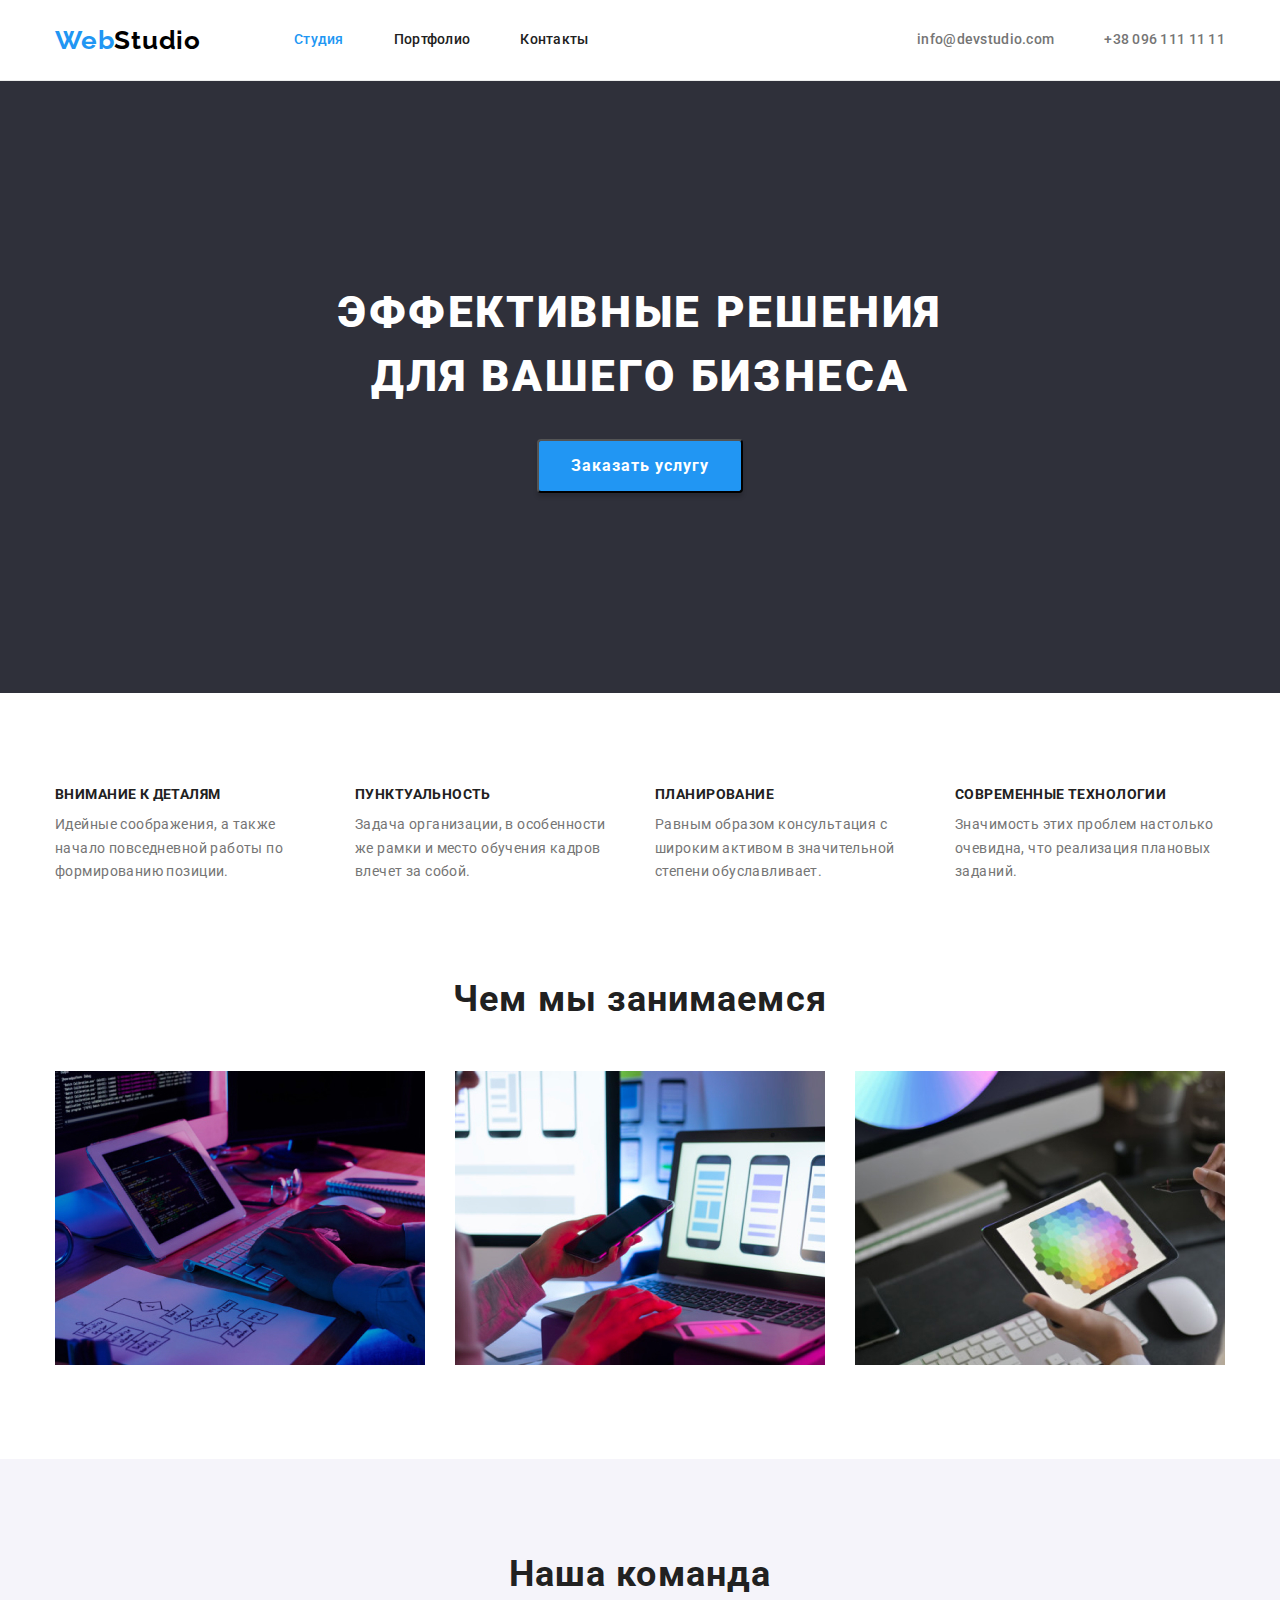
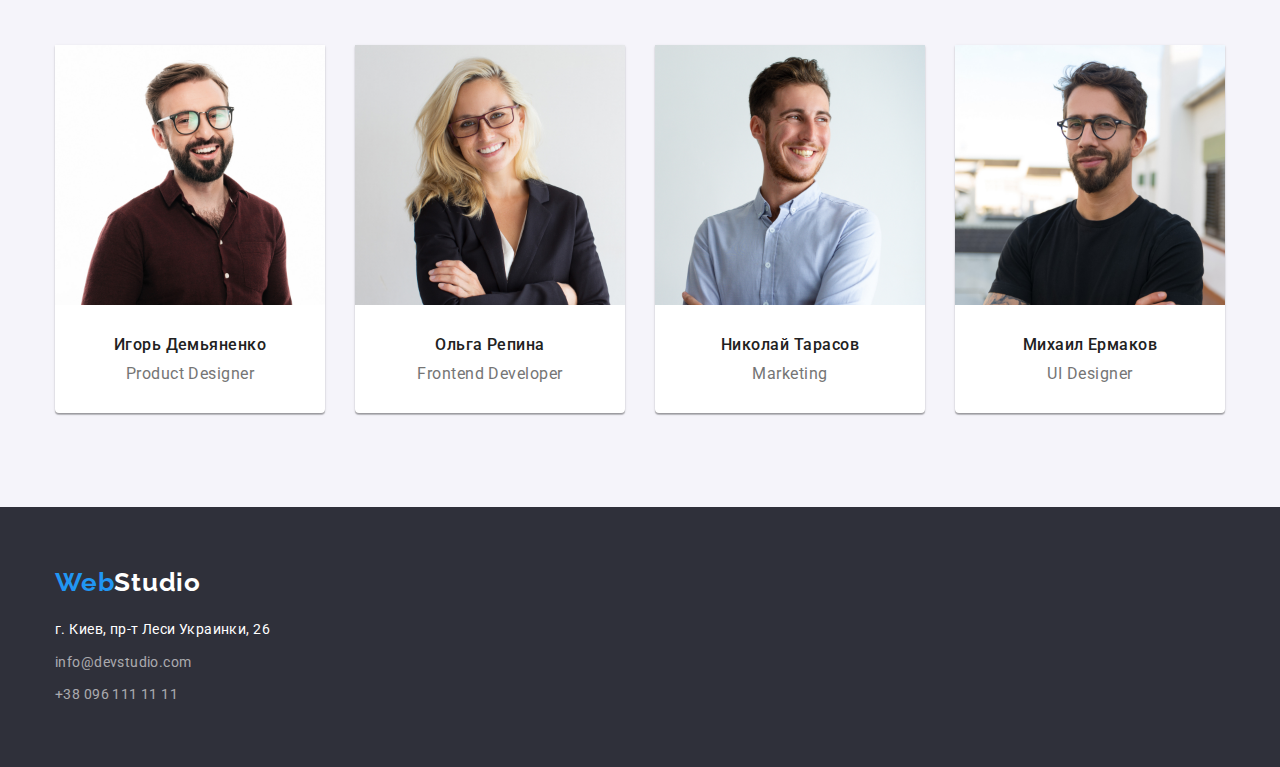
<file: index.html>
<!DOCTYPE html>
<html lang="ru">
<head>
    <meta charset="UTF-8">
    <meta http-equiv="X-UA-Compatible" content="IE=edge">
    <meta name="viewport" content="width=device-width, initial-scale=1.0">
    <link rel="preconnect" href="https://fonts.googleapis.com">
<link rel="preconnect" href="https://fonts.gstatic.com" crossorigin>
<link href="https://fonts.googleapis.com/css2?family=Raleway:wght@700&family=Roboto:wght@400;500;700;900&display=swap" rel="stylesheet">
<link rel="stylesheet"
    href="https://cdnjs.cloudflare.com/ajax/libs/modern-normalize/1.1.0/modern-normalize.min.css" />
<link rel="stylesheet" href="css/styles.css">
    <title>WebStudio</title> 
</head>
<body>
       <header class="page-header">
        <div class="container main-nav">
           <!-- main navigation -->
        <nav class="header-nav">
           <a class="logo link" href="./index.html">Web<span class="logostudio">Studio</span></a>
<ul class="nav-list list"> 
    <li class="nav-item"><a href="./index.html" class="nav-link current">Студия</a></li>
    <li class="nav-item"><a href="./potfolio.html" class="nav-link">Портфолио</a></li>
    <li class="nav-item"><a href="#" class="nav-link">Контакты</a></li>
</ul>
</nav>
<!-- contact navigation -->
<ul class="contact-list list"> 
    <li class="contact-item"><a href="mailto:info@devstudio.com" class="contact-link link">info@devstudio.com</a></li>
    <li class="contact-item"><a href="tel:+380961111111" class="contact-link link">+38 096 111 11 11</a></li>
</ul>
</div>
    </header> 
        <main>
        <!-- Секція з банером і кнопкою -->
            <section class="hero">
                <div class="container">
                <h1 class="hero-title">Эффективные решения<br> для вашего бизнеса</h1>
            <button type="button" class="button-order">Заказать услугу</button>
                 </div>
        </section>
    <!--Описание возможностей/способностей-->
        <section class="main">
            <div class="container">
            <h2 class="visually-hidden">Наши особенности</h2> 
            <ul class="main-list list">
                <li class="main-item">
                    <h3 class="main-title">Внимание к деталям</h3>
                    <p class="main-about">Идейные соображения, а также начало повседневной работы по формированию позиции.</p>
                </li>
                <li class="main-item list">
                    <h3 class="main-title">Пунктуальность</h3>
                    <p class="main-about">Задача организации, в особенности же рамки и место обучения кадров влечет за собой.</p>
                </li>
                <li class="main-item">
                    <h3 class="main-title">Планирование</h3>
                    <p class="main-about">Равным образом консультация с широким активом в значительной степени обуславливает.</p>
                </li>
                <li class="main-item list">
                    <h3 class="main-title">Современные технологии</h3>
                    <p class="main-about">Значимость этих проблем настолько очевидна, что реализация плановых заданий.</p>
                </li>
            </ul>
            </div>
        </section>
    <!--Чем мы занимаемся-->
        <section class="services">
            <div class="container">
            <h2 class="services-title">Чем мы занимаемся</h2>
            <ul class="services-list list">
                <li class="services-item">
                    <img src="./images/box1.jpg" 
                    alt="верстка сайтов" 
                    width="370" 
                    height="294"> 
                </li>
                <li class="services-item">
                    <img src="./images/box2.jpg" 
                    alt="верстка мобильных приложений"
                    width="370"
                    height="294"
                    > 
                </li>
                <li class="services-item">
                    <img src="./images/box3.jpg" 
                    alt="web дизайн"
                    width="370"
                    height="294"
                    > 
                </li>
            </ul>
            </div>
        </section>
    <!--НАША КОМАНДА-->
        <section class="team">
            <div class="container">
            <h2 class="team-title">Наша команда</h2>
            <ul class="team-list list">
                <li class="team-item">
                    <img src="./images/team/Igor_Demyanenko.jpg" 
                    alt="Игорь Демьяненко Product Designer"
                    width="270">
                    <div class="teammate">
                    <h3>Игорь Демьяненко</h3>
                    <p>Product Designer</p>
  </div>              </li>
                <li class="team-item">
                    <img src="./images/team/Olga_Repina.jpg" 
                    alt="Ольга Репина Frontend Developer"
                    width="270">
                    <div class="teammate">
                    <h3>Ольга Репина</h3>
                    <p>Frontend Developer</p>
</div>                </li>
                <li class="team-item">
                    <img src="./images/team/Nikolay_Tarasov.jpg" 
                    alt="Николай Тарасов Marketing"
                    width="270">
                    <div class="teammate">
                    <h3>Николай Тарасов</h3>
                    <p>Marketing</p>
   </div>             </li>
                <li class="team-item">
                    <img src="./images/team/Mykhail_Ermakov.jpg" 
                    alt="Михаил Ермаков UI Designer"
                    width="270">
                    <div class="teammate">
                    <h3>Михаил Ермаков</h3>
                    <p>UI Designer</p>
   </div>             </li>
            </ul>
            </div>
        </section>
</main>
 <footer class="footer">
    <div class="container footer-nav">
        <a class="logo link" href="./index.html">Web<span class="logostudio">Studio</span></a>
            <address>
            <ul class="footer-list list">
                <li class="footer-item">
                <a class="adress link" href="https://goo.gl/maps/piqngm7oDQpEDh6u6" 
    target="_blank" 
    rel="noopener nofollow noreferrer">
    г. Киев, пр-т Леси Украинки, 26</a>

</li>
<li class="footer-item"><a class="footer-link link" href="mailto:info@devstudio.com">info@devstudio.com</a></li>
<li class="footer-item"><a class="footer-link link" href="tel:+380961111111">+38 096 111 11 11</a></li>
</ul>
</address>
</div>
    </footer>
    </body>
</html>
</file>
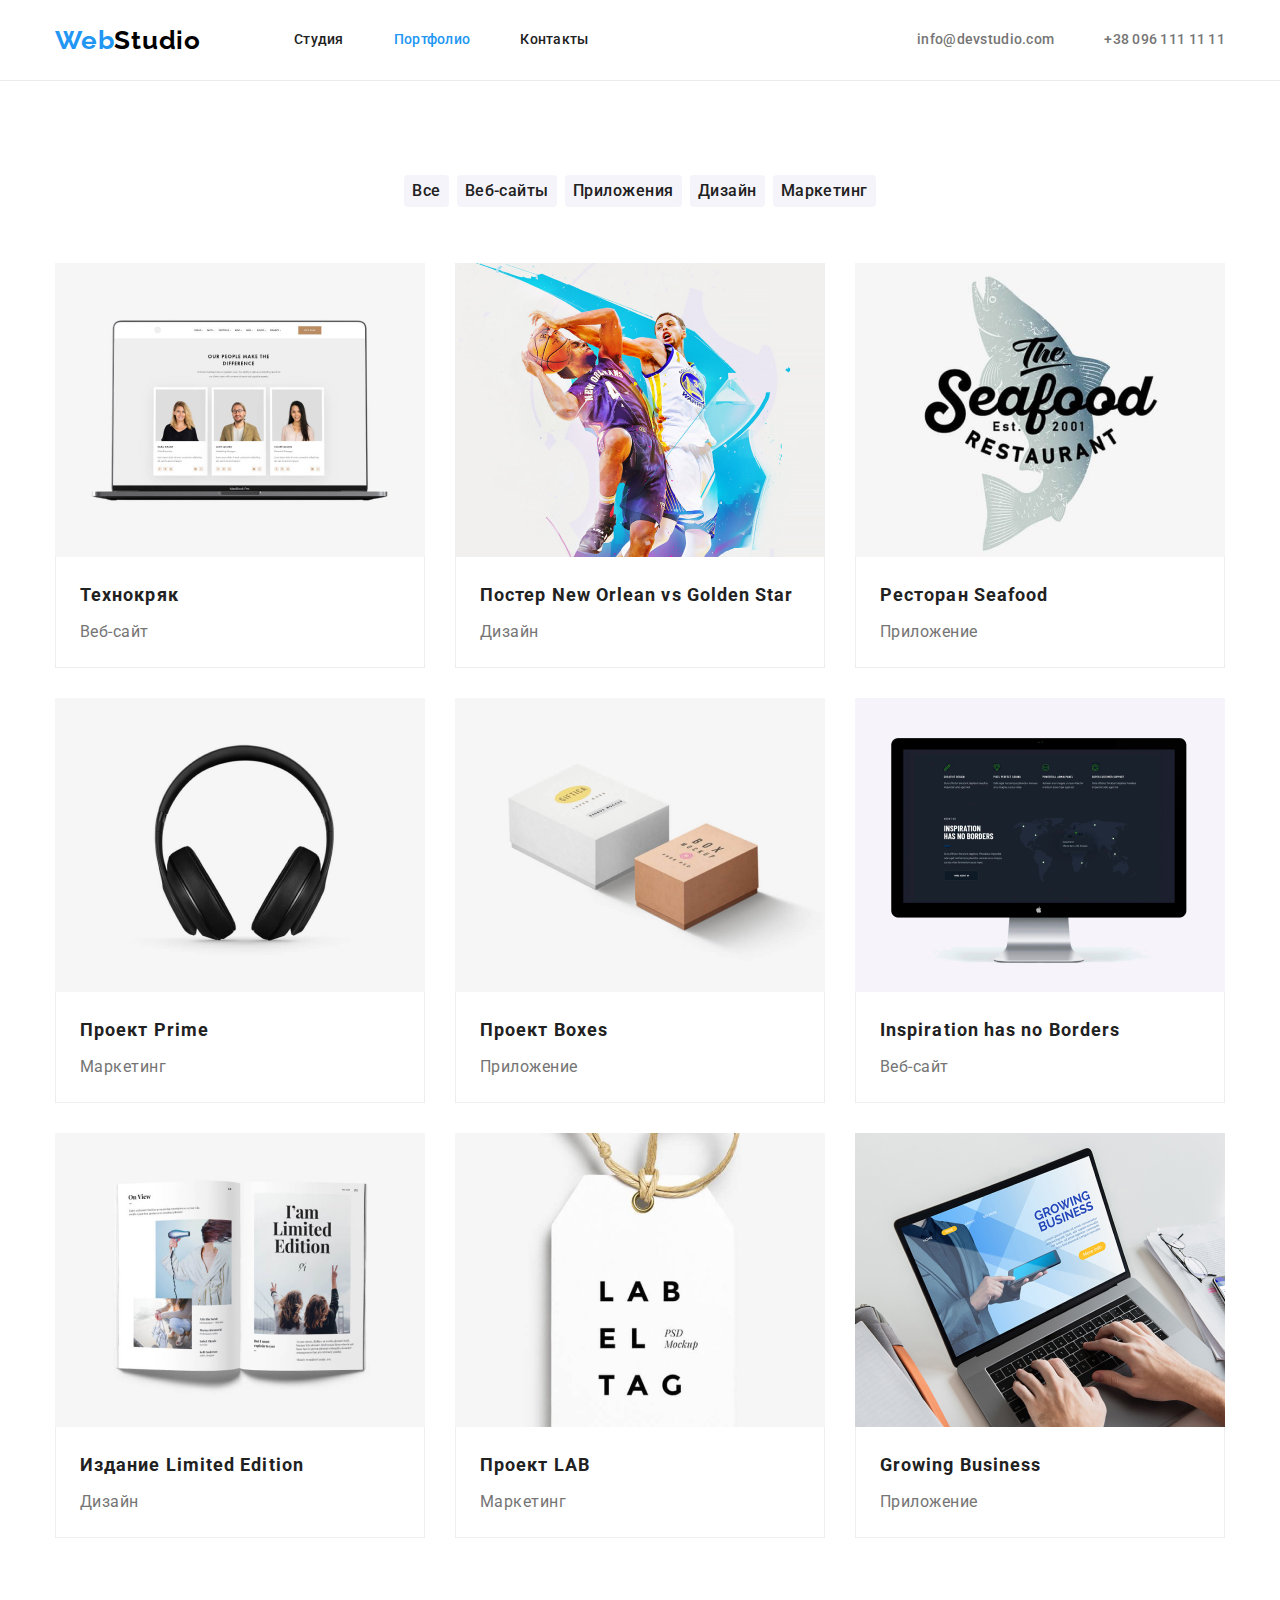
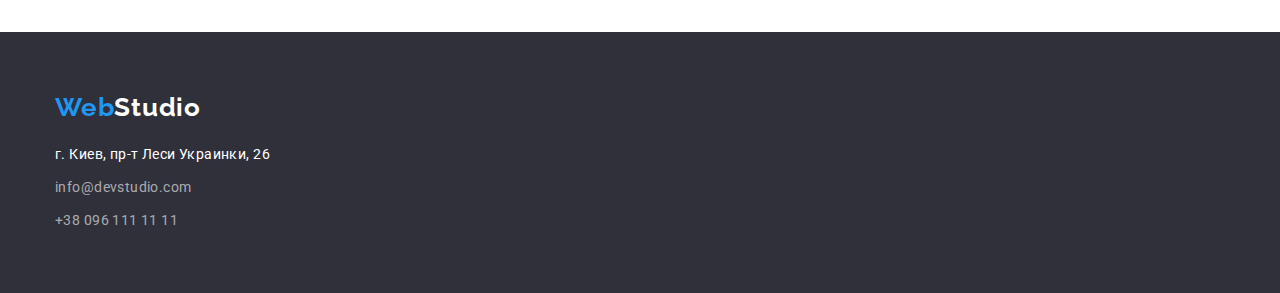
<file: potfolio.html>
<!DOCTYPE html>
<html lang="ru">
<head>
    <meta charset="UTF-8">
    <meta http-equiv="X-UA-Compatible" content="IE=edge">
    <meta name="viewport" content="width=device-width, initial-scale=1.0">
    <title>WebStduio Portfolio</title>
    <link rel="preconnect" href="https://fonts.googleapis.com">
<link rel="preconnect" href="https://fonts.gstatic.com" crossorigin>
<link href="https://fonts.googleapis.com/css2?family=Raleway:wght@700&family=Roboto:wght@400;500;700;900&display=swap" rel="stylesheet">
<link rel="stylesheet"
    href="https://cdnjs.cloudflare.com/ajax/libs/modern-normalize/1.1.0/modern-normalize.min.css" />
<link rel="stylesheet" href="css/styles.css">
</head>
<body>
           <header class="page-header">
        <div class="container main-nav">
           <!-- main navigation -->
        <nav class="header-nav">
           <a class="logo link" href="./index.html">Web<span class="logostudio">Studio</span></a>
<ul class="nav-list list"> 
    <li class="nav-item"><a href="./index.html" class="nav-link">Студия</a></li>
    <li class="nav-item"><a href="./potfolio.html" class="nav-link current">Портфолио</a></li>
    <li class="nav-item"><a href="#" class="nav-link">Контакты</a></li>
</ul>
</nav>
<!-- contact navigation -->
<ul class="contact-list list"> 
    <li class="contact-item"><a href="mailto:info@devstudio.com" class="contact-link">info@devstudio.com</a></li>
    <li class="contact-item"><a href="tel:+380961111111" class="contact-link">+38 096 111 11 11</a></li>
</ul>
</div>
    </header> 
     <div class="container">
    <main>
     <!-- Services buttons -->
     <section class="samples-block">
                 <h2 class="visually-hidden">Референс-работы</h2>
                  <ul class="buttons-list list">
            <li class="buttons-item"><button type="button" class="button-about">Все</button></li>
            <li class="buttons-item"><button type="button" class="button-about">Веб-сайты</button></li>
            <li class="buttons-item"><button type="button" class="button-about">Приложения</button></li>
            <li class="buttons-item"><button type="button" class="button-about">Дизайн</button></li>
            <li class="buttons-item"><button type="button" class="button-about">Маркетинг</button></li>
        </ul>
              <!--examples block-->
            <ul class="samples-list list">
                <li class="samples-item">
                    <img src="./images/potfolio_images/technokryak.jpg" 
                    alt="веь-сайт технокряк"
                    width="370">
                    <div class="samples-border">
                    <h3 class="samples-title">Технокряк</h3>
                    <p class="samples-par">Веб-сайт</p>
                    </div>
                </li>
                <li class="samples-item">
                    <img src="./images/potfolio_images/poster_new_orlean.jpg" 
                    alt="Дизайн Постер New Orlean vs Golden Star"
                    width="370">
                                       <div class="samples-border">
                    <h3 class="samples-title">Постер New Orlean vs Golden Star</h3>
                    <p class="samples-par">Дизайн</p>
                    </div>
                </li>
                <li class="samples-item">
                    <img src="./images/potfolio_images/restauraunt_seafood.jpg" 
                    alt="Приложение Ресторан Seafood"
                    width="370">
                    <div class="samples-border">
                    <h3 class="samples-title">Ресторан Seafood</h3>
                    <p class="samples-par">Приложение</p>
                    </div>
                </li>
                <li class="samples-item">
                    <img src="./images/potfolio_images/project_prime.jpg" 
                    alt="Маркетинг Проект Prime"
                    width="370">
                    <div class="samples-border">
                    <h3 class="samples-title">Проект Prime</h3>
                    <p class="samples-par">Маркетинг</p>
                    </div>
                </li>
                   <li class="samples-item">
                    <img src="./images/potfolio_images/projects_boxes.jpg" 
                    alt="Приложение Проект Boxes"
                    width="370">
                    <div class="samples-border">
                    <h3 class="samples-title">Проект Boxes</h3>
                    <p class="samples-par">Приложение</p>
                    </div>
                </li>
                <li class="samples-item">
                    <img src="./images/potfolio_images/inspiration_has_no_borders.jpg" 
                    alt="Веб-сайт Inspiration has no Borders"
                    width="370">
                    <div class="samples-border">
                    <h3 class="samples-title">Inspiration has no Borders</h3>
                    <p class="samples-par">Веб-сайт</p>
                    </div>
                </li>
                <li class="samples-item">
                    <img src="./images/potfolio_images/limited_edition.jpg" 
                    alt="Дизайн Издание Limited Edition"
                    width="370">
                    <div class="samples-border">
                    <h3 class="samples-title">Издание Limited Edition</h3>
                    <p class="samples-par">Дизайн</p>
                    </div>
                </li>
                <li class="samples-item">
                    <img src="./images/potfolio_images/project_lab.jpg" 
                    alt="Маркетинг Проект LAB"
                    width="370">
                    <div class="samples-border">
                    <h3 class="samples-title">Проект LAB</h3>
                    <p class="samples-par">Маркетинг</p>
                    </div>
                </li>
                 <li class="samples-item">
                    <img src="./images/potfolio_images/growing_business.jpg" 
                    alt="Приложение Growing Business"
                    width="370">
                    <div class="samples-border">
                    <h3 class="samples-title">Growing Business</h3>
                    <p class="samples-par">Приложение</p>
                    </div>
                </li>
            </ul>
            </section>
        </main>
        </div>
  <footer class="footer">
    <div class="container footer-nav">
        <a class="logo link" href="./index.html">Web<span class="logostudio">Studio</span></a>
          <address>
            <ul class="footer-list list">
                <li class="footer-item">
                                            <a class="adress link" href="https://goo.gl/maps/piqngm7oDQpEDh6u6" 
    target="_blank" 
    rel="noopener nofollow noreferrer">
    г. Киев, пр-т Леси Украинки, 26</a>

</li>
<li class="footer-item"><a href="mailto:info@devstudio.com" class="footer-link link">info@devstudio.com</a></li>
<li class="footer-item"><a href="tel:+380961111111" class="footer-link link">+38 096 111 11 11</a></li>
</ul>
</address>
</div>
    </footer>
  </body>
</html>
</file>
<file: css/styles.css>
/* Common style settings */
:root {
    --text-color-blue: #2196f3;
    --text-color-black: #212121;
    --text-color-grey: #757575;
    --color-white: #ffffff;
    --color-grey: #f5f4fa;
    --color-dark: #2f303a;
       --text-color-footer: #ffffff99;
    --logo-color-black: #000000;
    --color-hover-button:#188ce8;
}
.container {
    width: 1200px;
   margin: 0 auto;
    padding: 0 15px;
}
h1, h2, h3, h4, h5, h6,
p {
    margin: 0;
    font-style: normal;
    font-weight: 400;
}
img {
    display: block;
    max-width: 100%;
    height: auto;
}
address {
    font-style: normal;
}
section {
    padding-top: 94px;
    padding-bottom: 94px;
}
.list {
    list-style: none;
    padding-left: 0;
    margin: 0;
  }
.link {
    text-decoration: none;
    cursor: pointer;
}
a {
    text-decoration: none;
}

/* hidden titles */
.visually-hidden {
  position: absolute;
  width: 1px;
  height: 1px;
  margin: -1px;
  border: 0;
  padding: 0;
  
  white-space: nowrap;
  clip-path: inset(100%);
  clip: rect(0 0 0 0);
  overflow: hidden;
}
/* Main styles */
body {
    background-color: var(--color-white);
    color: var(--text-color-black);
     font-family: Roboto, sans-serif;
  letter-spacing: 0.03em;
  font-size: 14px;
}
/* List, link, p settings */

/* Logo settings in header and footer */
.logo {
    font-family: 'Raleway';
font-style: normal;
font-weight: 700;
font-size: 26px;
line-height: 1.19;
letter-spacing: 0.03em;
color: var(--text-color-blue);
}
header .logostudio {
    font-family: 'Raleway';
font-style: normal;
font-weight: 700;
font-size: 26px;
line-height: 1.19;
letter-spacing: 0.03em;
color: var(--logo-color-black);
}
footer .logostudio {
    font-family: 'Raleway';
font-style: normal;
font-weight: 700;
font-size: 26px;
line-height: 1.19;
letter-spacing: 0.03em;
color: var(--color-white);
}
/* Header, footer background */
.page-header {
    border-bottom: 1px solid #ECECEC;
   }

.nav-link {
    font-family: 'Roboto', sans-serif;
font-style: normal;
font-weight: 500;
font-size: 14px;
line-height: 1.14;
letter-spacing: 0.02em;
color: var(--text-color-black);
}
.contact-link {
    font-family: 'Roboto', sans-serif;
font-style: normal;
font-weight: 500;
font-size: 14px;
line-height: 1.14;
letter-spacing: 0.02em;
color: var(--text-color-grey);
}

/* Зміна кольору при наведенні та зміні фокусу */
.nav-list a:hover,
.contact-list a:hover,
.nav-list a:focus,
.contact-list a:focus,
.footer-link:hover,
.footer-link:focus,
.adress:hover,
.adress:focus {
    color: var(--text-color-blue);
    cursor: pointer;
}
/* Налаштування main-nav */
.main-nav {
    display: flex;
    align-items: center;
    }
    .header-nav {
        display: flex;
align-items: center;
    }
/* Налаштування посилань сторінок header */

.nav-list {
    display: flex;
    margin-left: 93px;
}
.nav-list .nav-item + .nav-item {
        margin-left: 50px;
        
}
.nav-list .nav-link {
    padding-top: 32px;
    padding-bottom: 32px;
    display: block;
    }
/* Налаштування контактів header */
.contact-list {
    display: flex;
    margin-left: auto;
}
.contact-list .contact-item + .contact-item {
    margin-left: 50px;   
}
.contact-list .contact-link {
    padding-top: 32px;
    padding-bottom: 32px;
    display: block;
}



/* Налаштування секції hero */
.hero {
    background-color: var(--color-dark);
    text-align: center;
    padding-top: 200px;
    padding-bottom: 200px;
    /* width: 1630px; */
    /* margin-left: auto; */
    /* margin-right: auto; */
    /* padding-left: 15px; */
    /* padding-right: 15px; */
    /* margin-bottom: 94px; */
    }
.hero-title {
    font-family: 'Roboto';
font-style: normal;
font-weight: 900;
font-size: 44px;
line-height: 1.45;
text-align: center;
letter-spacing: 0.06em;
text-transform: uppercase;
color: var(--color-white);
margin-bottom: 30px;
}
/* Налаштування кнопки order */
.button-order {
background: var(--text-color-blue);
box-shadow: 0px 4px 4px rgba(0, 0, 0, 0.15);
border-radius: 4px;
color: var(--color-white);
font-family: 'Roboto';
font-style: normal;
font-weight: 700;
font-size: 16px;
line-height: 1.88;
text-align: center;
letter-spacing: 0.06em;
cursor: pointer;
padding: 10px 32px;
}

.button-order:hover,
.button-order:focus {
background-color: var(--color-hover-button);
}
/* Налаштування секції main */
.main-title {
    font-family: 'Roboto';
font-style: normal;
font-weight: 700;
font-size: 14px;
line-height: 1.14;
letter-spacing: 0.03em;
text-transform: uppercase;
margin-bottom: 10px;
}
.main-about {
    font-family: 'Roboto';
font-style: normal;
font-weight: 400;
font-size: 14px;
line-height: 1.71;
letter-spacing: 0.03em;
color: var(--text-color-grey);
display: flex;
width: 270px;
}

.main-list {
    display: flex;
 }
.main-list .main-item + .main-item {
    margin-left: 30px;
}
/* Налаштування секції services */
.services-title {
    font-family: 'Roboto';
font-style: normal;
font-weight: 700;
font-size: 36px;
line-height: 1.17;
text-align: center;
letter-spacing: 0.03em;
margin-bottom: 50px;
}
.services-item {
    display: flex;
}
.services-list {
    display: flex;
  }
.services-list .services-item + .services-item {
    margin-left: 30px;
}
.services {
    padding-top: 0;
}
/* Налаштування секції team */
.team {
    background-color: var(--color-grey);
    text-align: center;
 }
.team-title {
font-weight: 700;
font-size: 36px;
line-height: 1.17;
text-align: center;
letter-spacing: 0.03em;
margin-bottom: 50px;
}
.team-item {
   display: block;
   box-shadow: 0px 1px 3px rgba(0, 0, 0, 0.12), 0px 1px 1px rgba(0, 0, 0, 0.14), 0px 2px 1px rgba(0, 0, 0, 0.2);
border-radius: 0px 0px 4px 4px;
}
.team-list {
    display: flex;
  }
.team-list .team-item + .team-item {
    margin-left: 30px;
}
.team h3 {
    font-family: 'Roboto';
font-style: normal;
font-weight: 500;
font-size: 16px;
line-height: 1.19;
letter-spacing: 0.03em;
}
.team p {
    font-family: 'Roboto';
font-style: normal;
font-weight: 400;
font-size: 16px;
line-height: 1.19;
letter-spacing: 0.03em;
color: var(--text-color-grey);
}
.team-item {
    background-color: var(--color-white);
    text-align: center;
}

.team-item h3 {
     margin-bottom: 10px;
}
.teammate {
padding-top: 30px;
padding-bottom: 30px;
}

/* Налаштування footer */
.footer {
    background-color: var(--color-dark);
    padding-top: 60px;
    padding-bottom: 60px;
}

.adress {
    font-family: 'Roboto';
font-style: normal;
font-weight: 400;
font-size: 14px;
line-height: 1.71;
letter-spacing: 0.03em;
color: var(--color-white);
}

.footer-link {
    font-family: 'Roboto';
font-style: normal;
font-weight: 400;
font-size: 14px;
line-height: 1.71;
letter-spacing: 0.03em;
color: var(--text-color-footer);
}
.footer-list {
    margin-top: 20px;
 }
.footer-list .footer-item:not(:last-child) {
    margin-bottom: 9px;
}
.footer .logo {
    margin-bottom: 20px;
}
/* Поточна сторінка */
.current {
    color: var(--text-color-blue);
}
/* Налаштування сторінки портфоліо */
/* Налаштування кнопок сервісів сторінки портфоліо */
.buttons-list {
    display: flex;
    justify-content: center;
    margin-bottom: 56px;
}
.button-about {
 font-family: 'Roboto';
font-style: normal;
font-weight: 500;
font-size: 16px;
line-height: 1.63;
text-align: center;
letter-spacing: 0.03em;
color: var(--text-color-black);
 background-color: var(--color-grey);
 border-radius: 4px;
 border-color: transparent;
}
.button-about:hover,
.button-about:focus,
.button-about:active {
    color: var(--color-white);
    background-color: var(--text-color-blue);
    cursor: pointer;
  box-shadow: 0px 3px 1px rgba(0, 0, 0, 0.1), 0px 1px 2px rgba(0, 0, 0, 0.08), 0px 2px 2px rgba(0, 0, 0, 0.12);
border-radius: 4px;
}
.buttons-list .buttons-item + .buttons-item {
    margin-left: 8px;
}



/* Налаштування секції зразків робіт портфоліо */

.samples-list {
    display: flex;
    flex-wrap: wrap;
  }
 
 .samples-item h3 {
    margin-bottom: 4px;
    }
   

       .samples-border {
        padding: 20px 24px;
 border-left: 1px solid #EEEEEE;
 border-bottom: 1px solid #EEEEEE;
 border-right: 1px solid #EEEEEE;
        }
.samples-item {
  background-color: var(--color-white);
margin-right: 30px;
margin-bottom: 30px;
}

.samples-item.samples-item:nth-child(3n){
    margin-right: 0;
}
.samples-item:nth-last-child(-n+3){
    margin-bottom: 0;
}
.samples-title {
    font-family: 'Roboto';
font-style: normal;
font-weight: 700;
font-size: 18px;
line-height: 2;
letter-spacing: 0.06em;
color: var(--text-color-black);
}

.samples-par{
font-family: 'Roboto';
font-style: normal;
font-weight: 400;
font-size: 16px;
line-height: 1.88;
letter-spacing: 0.03em;
color: var(--text-color-grey);
}

.samples-item:hover{
    cursor: pointer;
}
</file>
